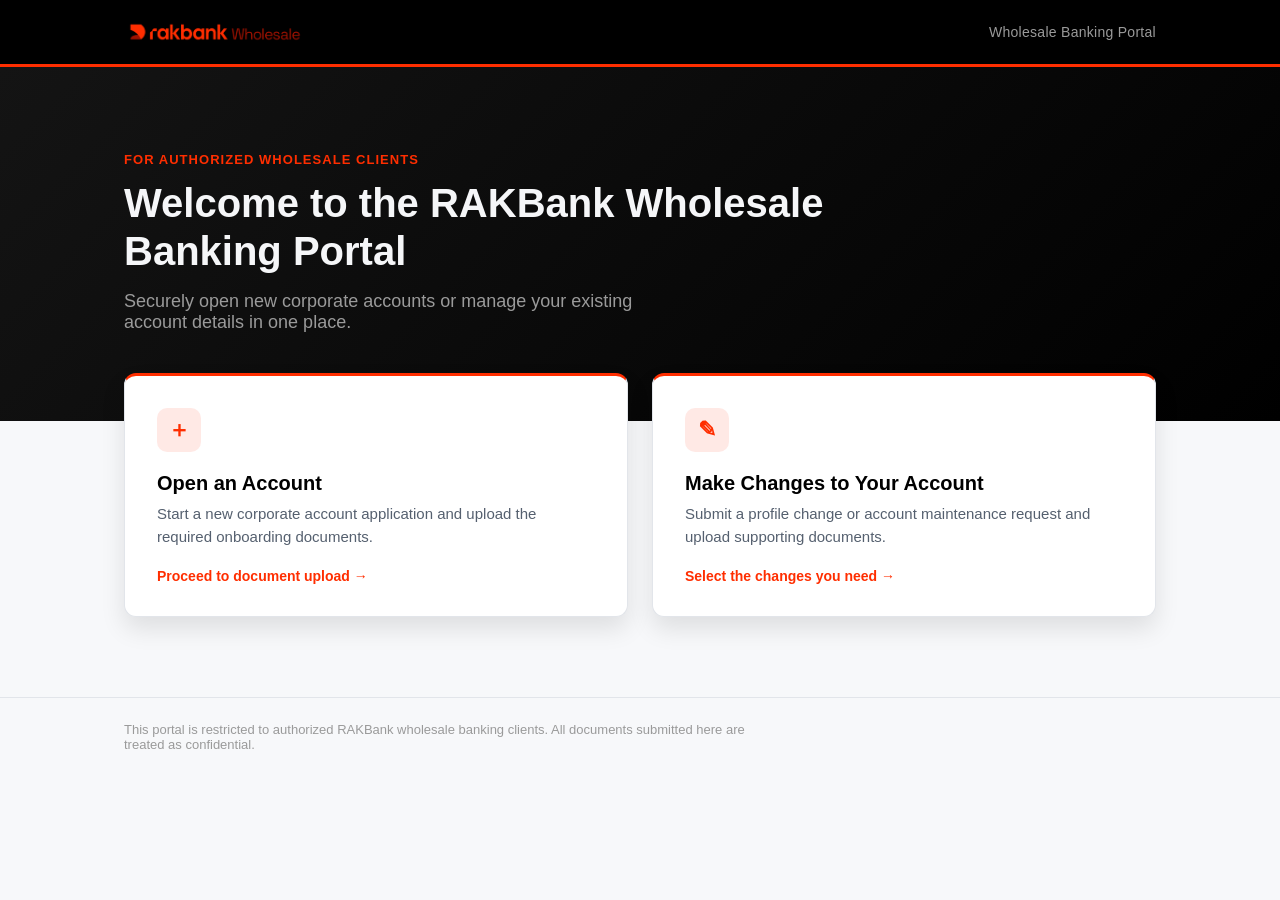
<file: public/index.html>
<!doctype html>
<html lang="en">
<head>
<meta charset="utf-8" />
<meta name="viewport" content="width=device-width, initial-scale=1" />
<title>RAKBank Wholesale Banking | Client Portal</title>
<link rel="stylesheet" href="styles.css" />
</head>
<body>

<header class="site-header">
  <div class="container header-inner">
    <img class="logo" src="rakbank-logo.png" alt="RAKBank" />
    <span class="portal-label">Wholesale Banking Portal</span>
  </div>
</header>

<main>
  <section class="hero">
    <div class="container">
      <p class="eyebrow">For Authorized Wholesale Clients</p>
      <h1>Welcome to the RAKBank Wholesale Banking Portal</h1>
      <p class="hero-sub">
        Securely open new corporate accounts or manage your existing account
        details in one place.
      </p>
    </div>
  </section>

  <section class="options">
    <div class="container options-grid">
      <a class="option-card" href="open-account.html">
        <div class="option-icon" aria-hidden="true">＋</div>
        <h2>Open an Account</h2>
        <p>Start a new corporate account application and upload the required onboarding documents.</p>
        <span class="option-cta">Proceed to document upload →</span>
      </a>

      <a class="option-card" href="account-maintenance-identify.html">
        <div class="option-icon" aria-hidden="true">✎</div>
        <h2>Make Changes to Your Account</h2>
        <p>Submit a profile change or account maintenance request and upload supporting documents.</p>
        <span class="option-cta">Select the changes you need →</span>
      </a>
    </div>
  </section>
</main>

<footer class="site-footer">
  <div class="container">
    <p>This portal is restricted to authorized RAKBank wholesale banking clients. All documents submitted here are treated as confidential.</p>
  </div>
</footer>

</body>
</html>
</file>
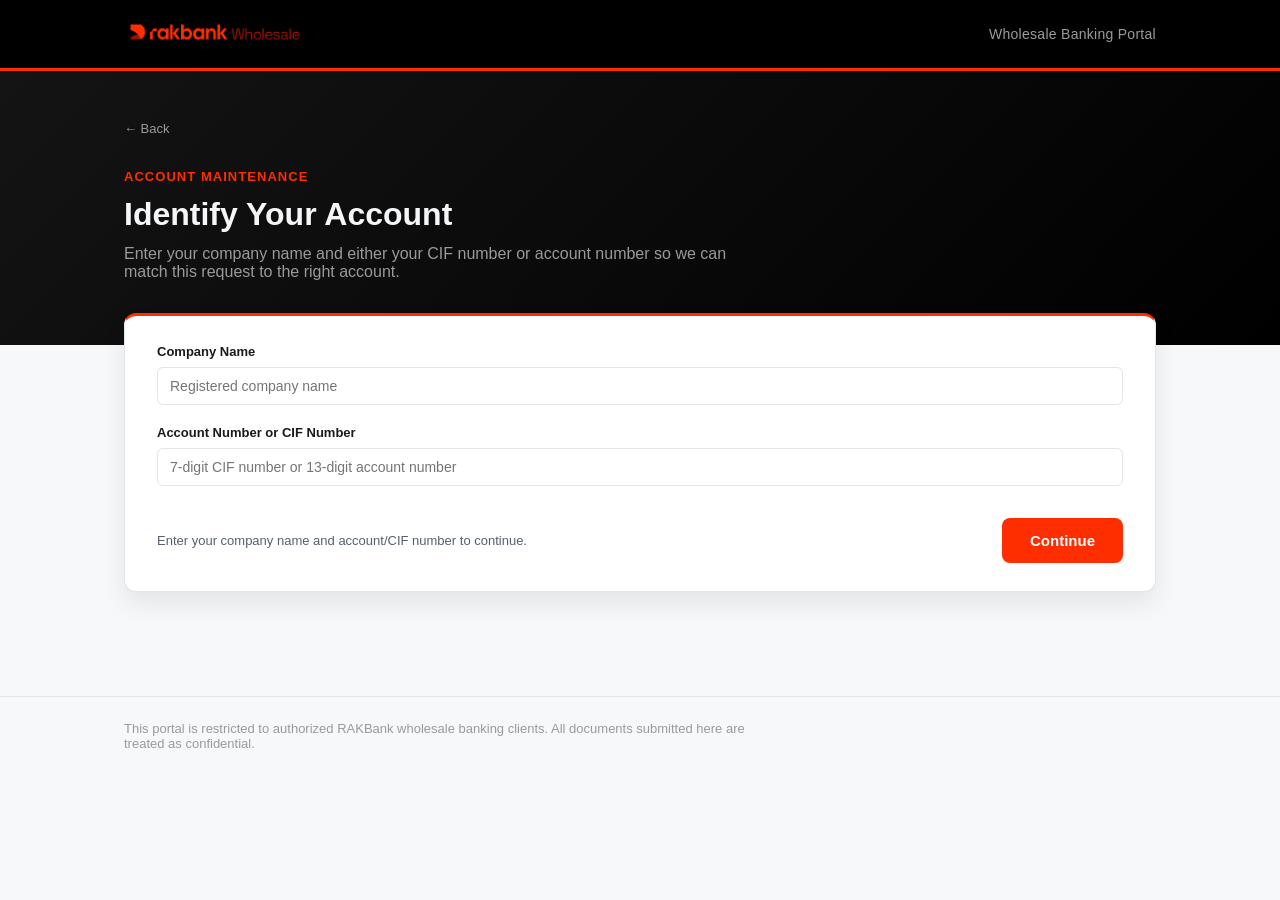
<file: public/account-maintenance-documents.html>
<!doctype html>
<html lang="en">
<head>
<meta charset="utf-8" />
<meta name="viewport" content="width=device-width, initial-scale=1" />
<title>Upload Documents | RAKBank Wholesale Banking</title>
<link rel="stylesheet" href="styles.css" />
</head>
<body>

<header class="site-header">
  <div class="container header-inner">
    <a href="index.html"><img class="logo" src="rakbank-logo.png" alt="RAKBank" /></a>
    <span class="portal-label">Wholesale Banking Portal</span>
  </div>
</header>

<main>
  <section class="page-intro">
    <div class="container">
      <a class="back-link" href="account-maintenance.html">← Back</a>
      <p class="eyebrow">Account Maintenance</p>
      <h1>Upload Required Documents</h1>
      <p class="hero-sub-dark" id="selected-changes-line">
        Based on the change(s) you selected, please upload the following documents.
      </p>
    </div>
  </section>

  <section class="upload-sections">
    <div class="container">

      <div class="doc-section" id="maintenance-documents" data-section-name="Documents">
        <div class="doc-section-header">
          <h2>Required Documents</h2>
          <span class="section-progress" data-progress-for="maintenance-documents">0 / 0 uploaded</span>
        </div>
        <p class="section-desc">Documents required for the change(s) you selected. Each is listed once even if needed for more than one change.</p>

        <div class="doc-list" data-mandatory-list="maintenance-documents">
          <!-- rows injected by JS -->
        </div>

        <div class="doc-list optional" data-optional-list="maintenance-documents">
          <!-- rows injected by JS -->
        </div>

        <button type="button" class="add-optional-btn" data-add-optional="maintenance-documents" id="add-optional-btn">+ Add optional document</button>
      </div>

      <div class="submit-bar">
        <p class="submit-note" data-submit-note>Upload all mandatory documents to enable submission.</p>
        <button type="button" class="submit-btn" id="submit-maintenance" disabled>Submit Request</button>
      </div>

    </div>
  </section>
</main>

<footer class="site-footer">
  <div class="container">
    <p>This portal is restricted to authorized RAKBank wholesale banking clients. All documents submitted here are treated as confidential.</p>
  </div>
</footer>

<script src="account-maintenance-documents.js"></script>
</body>
</html>
</file>
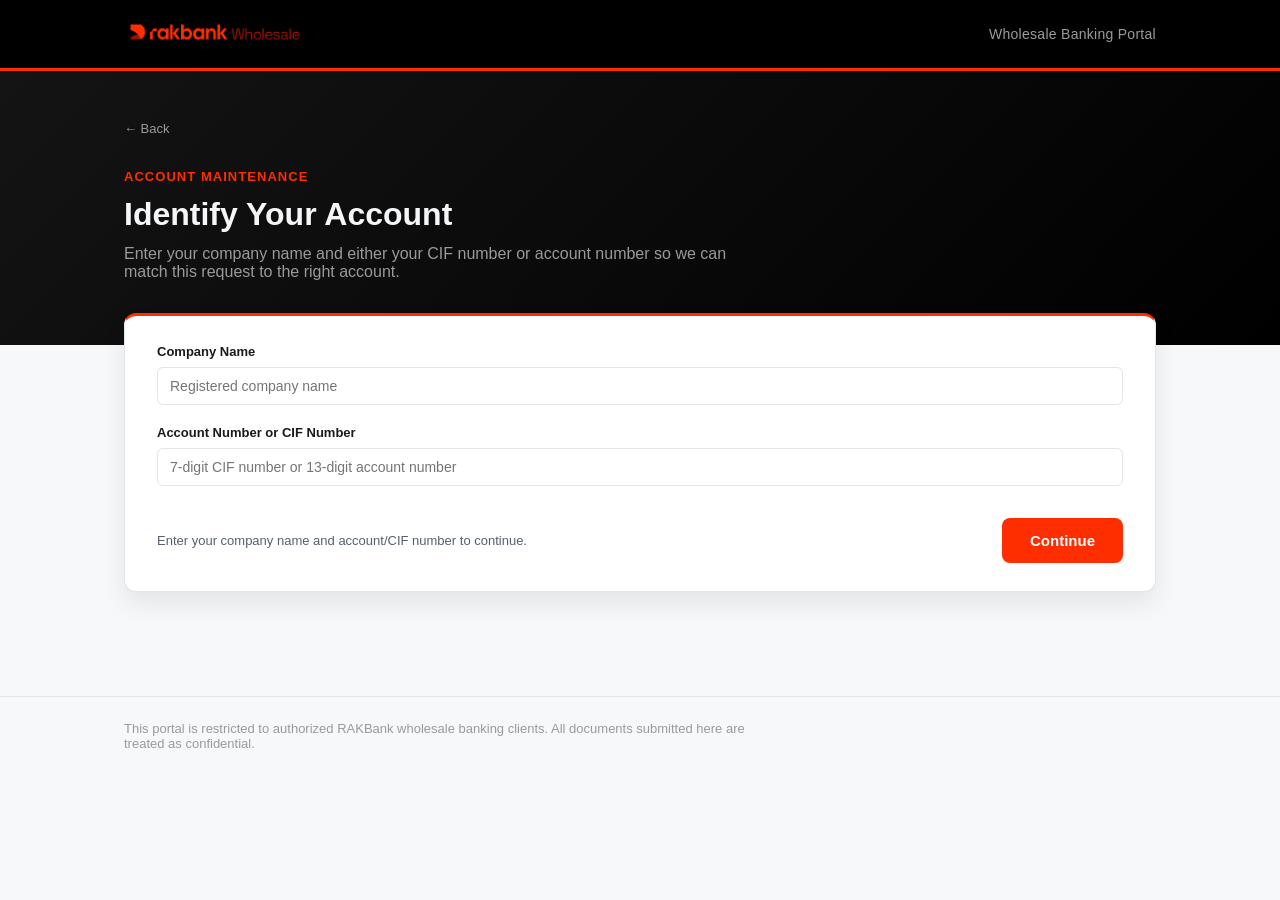
<file: public/account-maintenance-identify.html>
<!doctype html>
<html lang="en">
<head>
<meta charset="utf-8" />
<meta name="viewport" content="width=device-width, initial-scale=1" />
<title>Account Maintenance | RAKBank Wholesale Banking</title>
<link rel="stylesheet" href="styles.css" />
</head>
<body>

<header class="site-header">
  <div class="container header-inner">
    <a href="index.html"><img class="logo" src="rakbank-logo.png" alt="RAKBank" /></a>
    <span class="portal-label">Wholesale Banking Portal</span>
  </div>
</header>

<main>
  <section class="page-intro">
    <div class="container">
      <a class="back-link" href="index.html">← Back</a>
      <p class="eyebrow">Account Maintenance</p>
      <h1>Identify Your Account</h1>
      <p class="hero-sub-dark">
        Enter your company name and either your CIF number or account number
        so we can match this request to the right account.
      </p>
    </div>
  </section>

  <section class="upload-sections">
    <div class="container">
      <div class="doc-section">

        <p class="contact-field-label" style="margin-top:0;">Company Name</p>
        <div class="contact-field-row">
          <input type="text" class="contact-input" id="company-name-input" placeholder="Registered company name" required />
        </div>

        <p class="contact-field-label">Account Number or CIF Number</p>
        <div class="contact-field-row">
          <input type="text" class="contact-input" id="identifier-input" inputmode="numeric" placeholder="7-digit CIF number or 13-digit account number" required />
        </div>

        <div class="submit-bar">
          <p class="submit-note" data-submit-note>Enter your company name and account/CIF number to continue.</p>
          <button type="button" class="submit-btn" id="continue-btn">Continue</button>
        </div>

      </div>
    </div>
  </section>
</main>

<footer class="site-footer">
  <div class="container">
    <p>This portal is restricted to authorized RAKBank wholesale banking clients. All documents submitted here are treated as confidential.</p>
  </div>
</footer>

<script src="account-maintenance-identify.js"></script>
</body>
</html>
</file>
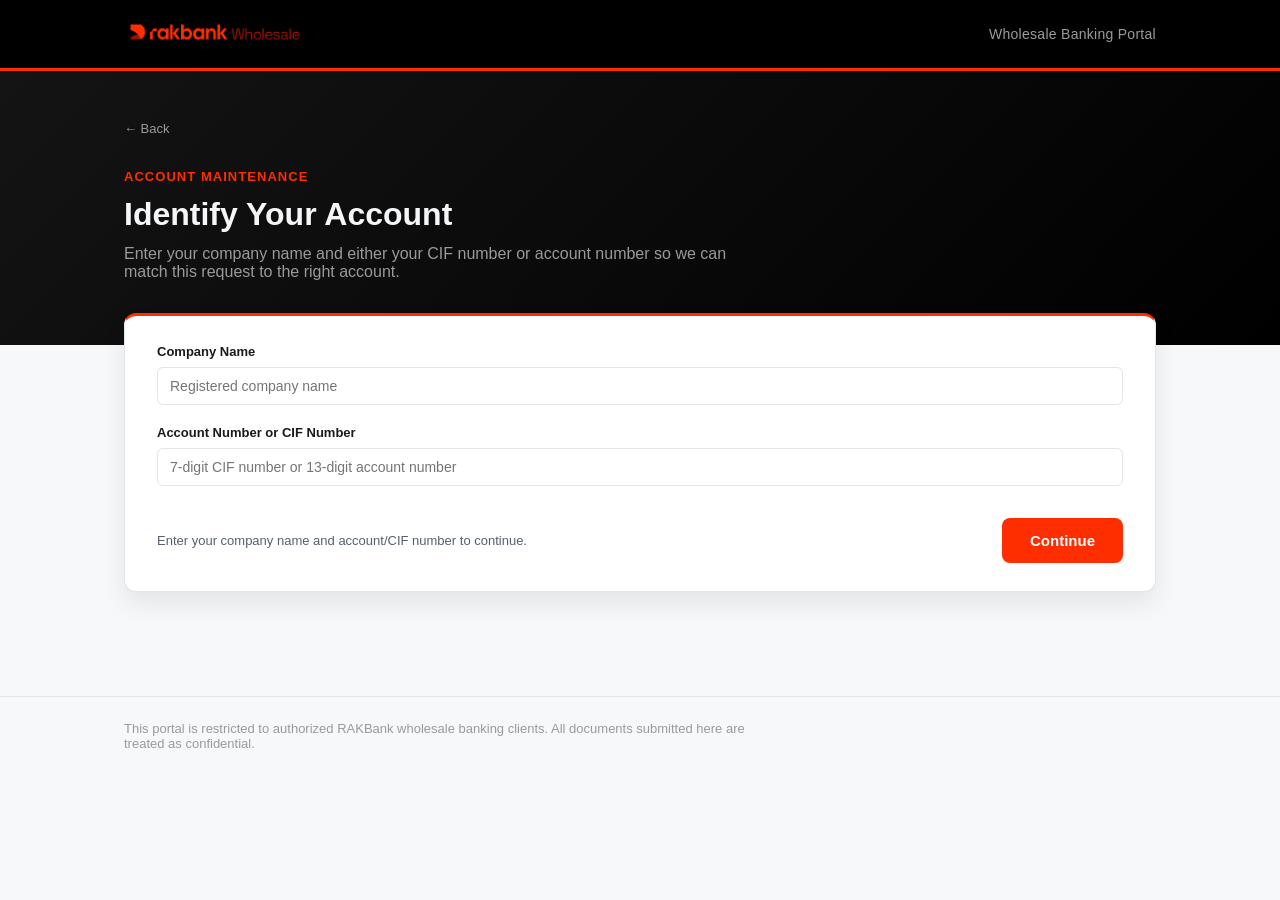
<file: public/account-maintenance.html>
<!doctype html>
<html lang="en">
<head>
<meta charset="utf-8" />
<meta name="viewport" content="width=device-width, initial-scale=1" />
<title>Account Maintenance | RAKBank Wholesale Banking</title>
<link rel="stylesheet" href="styles.css" />
</head>
<body>

<header class="site-header">
  <div class="container header-inner">
    <a href="index.html"><img class="logo" src="rakbank-logo.png" alt="RAKBank" /></a>
    <span class="portal-label">Wholesale Banking Portal</span>
  </div>
</header>

<main>
  <section class="page-intro">
    <div class="container">
      <a class="back-link" href="account-maintenance-identify.html">← Back</a>
      <p class="eyebrow">Account Maintenance</p>
      <h1>What changes would you like to make?</h1>
      <p class="hero-sub-dark" id="account-context-line">
        Select the type of change below. If you need to make more than one
        type of change to your account, click the plus box to add another.
      </p>
    </div>
  </section>

  <section class="upload-sections">
    <div class="container">
      <div class="doc-section">

        <div class="change-grid" id="change-grid">
          <div class="change-card" data-change-card>
            <label class="contact-field-label" style="margin-top:0;">Type of change</label>
            <select class="contact-input change-select" data-change-select>
              <option value="" selected disabled>Select a change type</option>
            </select>
          </div>
          <button type="button" class="add-change-card" id="add-change-card" aria-label="Add another change type">
            <span aria-hidden="true">+</span>
          </button>
        </div>

        <p class="section-desc" style="margin-top:20px;">
          If your type of profile change is not listed above, kindly contact
          <a class="doc-form-link" href="mailto:wbg-onboarding@rakbank.ae">wbg-onboarding@rakbank.ae</a>.
        </p>

        <div class="submit-bar">
          <p class="submit-note" data-submit-note>Select at least one change type to continue.</p>
          <button type="button" class="submit-btn" id="continue-btn" disabled>Continue</button>
        </div>

      </div>
    </div>
  </section>
</main>

<footer class="site-footer">
  <div class="container">
    <p>This portal is restricted to authorized RAKBank wholesale banking clients. All documents submitted here are treated as confidential.</p>
  </div>
</footer>

<script src="account-maintenance.js"></script>
</body>
</html>
</file>
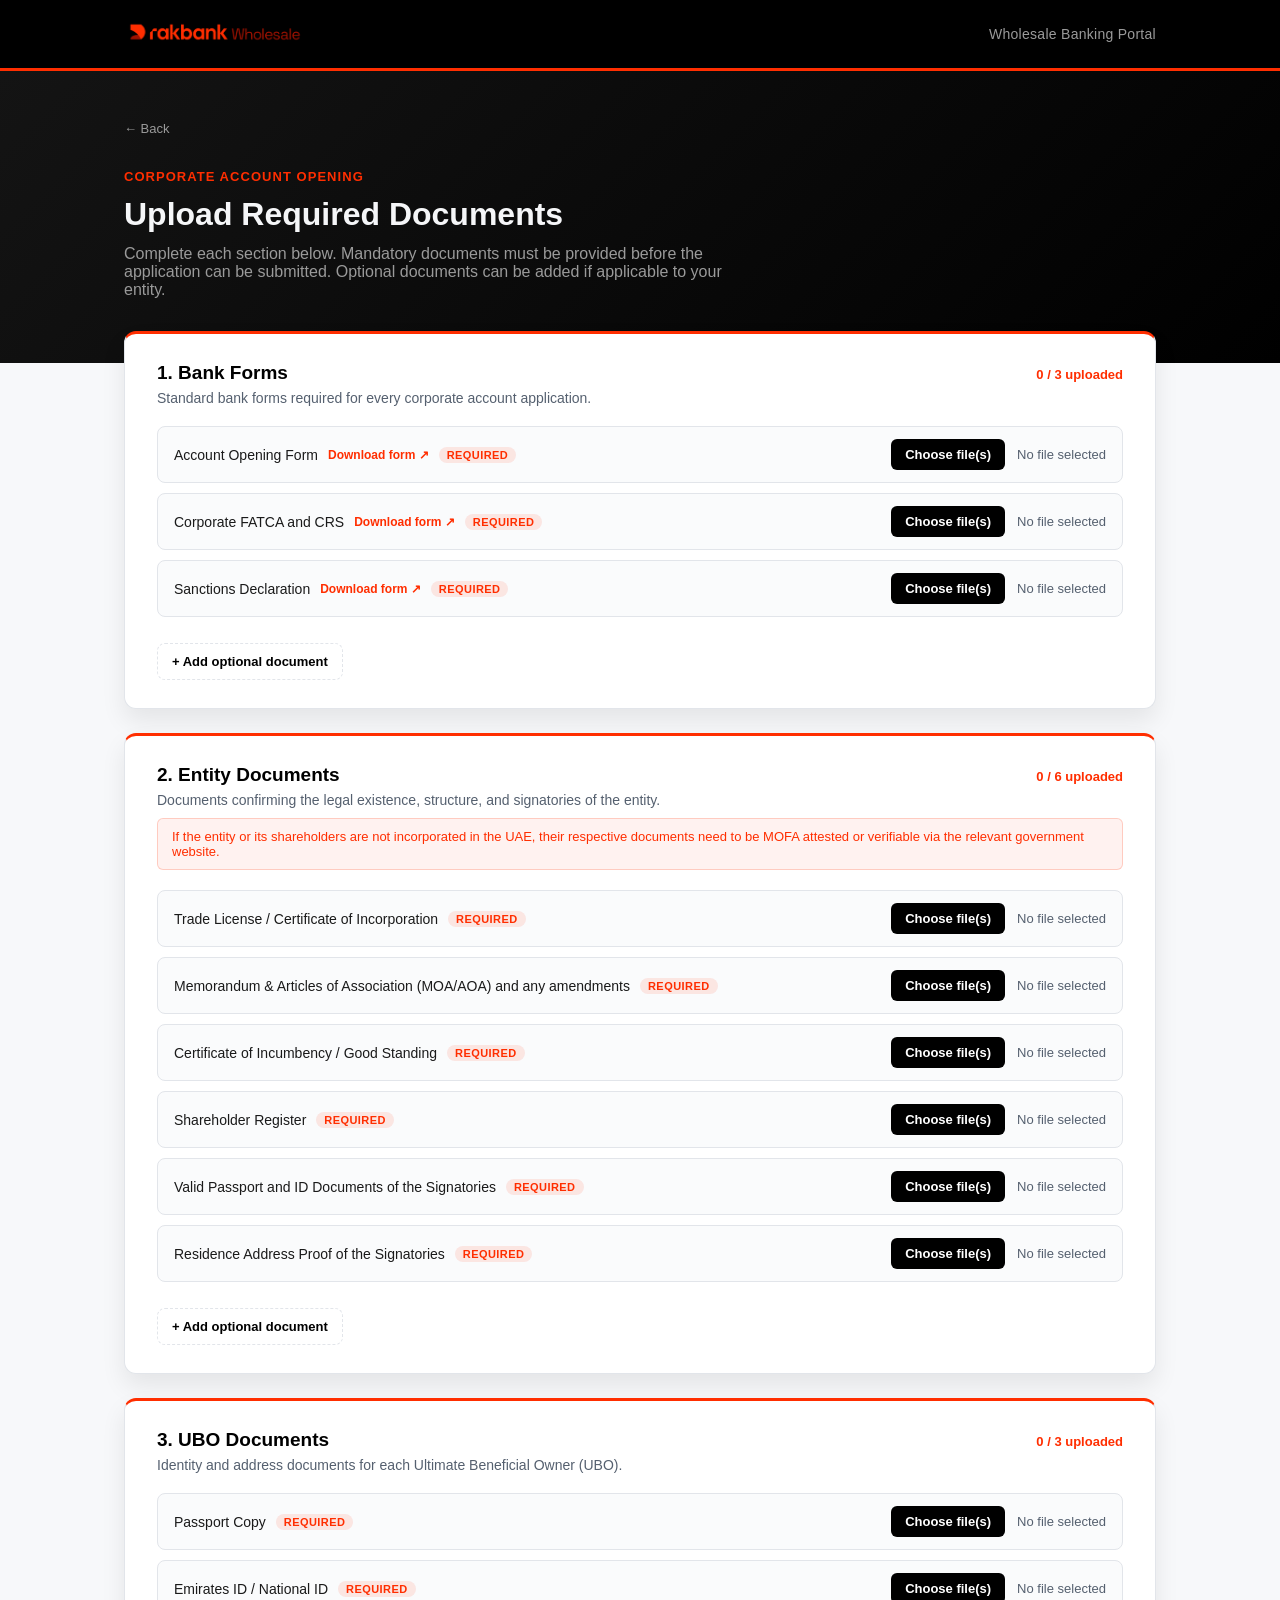
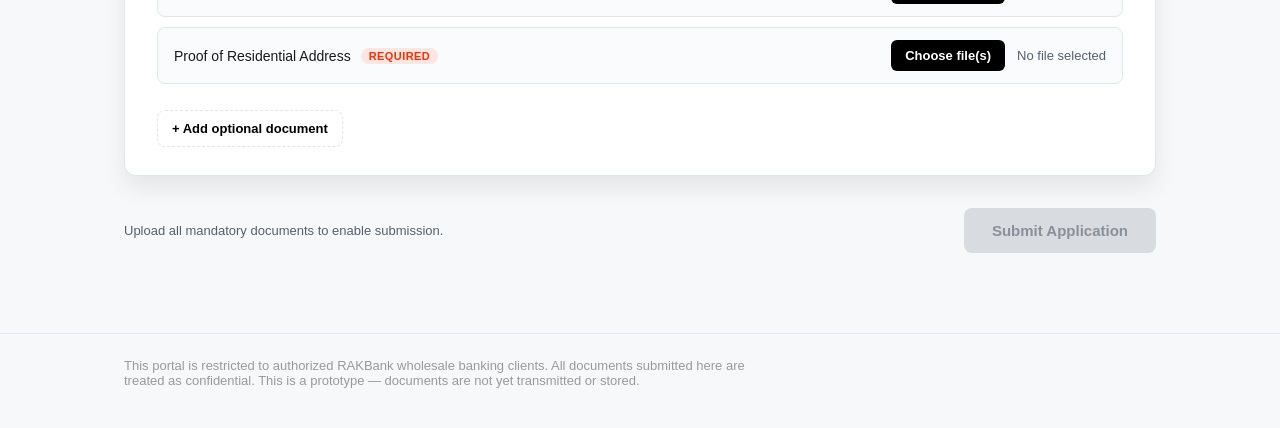
<file: public/contact-info.html>
<!doctype html>
<html lang="en">
<head>
<meta charset="utf-8" />
<meta name="viewport" content="width=device-width, initial-scale=1" />
<title>Contact Information | RAKBank Wholesale Banking</title>
<link rel="stylesheet" href="styles.css" />
</head>
<body>

<header class="site-header">
  <div class="container header-inner">
    <a href="index.html"><img class="logo" src="rakbank-logo.png" alt="RAKBank" /></a>
    <span class="portal-label">Wholesale Banking Portal</span>
  </div>
</header>

<main>
  <section class="page-intro">
    <div class="container">
      <p class="eyebrow">Corporate Account Opening</p>
      <h1>Contact Information</h1>
      <p class="hero-sub-dark" id="company-name-line">
        Documents received. Please provide a contact email and phone number so we can reach you about this application.
      </p>
    </div>
  </section>

  <section class="upload-sections">
    <div class="container">
      <div class="doc-section">

        <p class="contact-field-label">Contact email address(es)</p>
        <div id="email-fields">
          <div class="contact-field-row" data-email-row>
            <input type="email" class="contact-input" data-email-input placeholder="name@company.com" required />
          </div>
        </div>
        <button type="button" class="add-optional-btn" id="add-email-btn">+ Add another email</button>

        <p class="contact-field-label">Contact number(s)</p>
        <div id="phone-fields">
          <div class="contact-field-row" data-phone-row>
            <input type="tel" class="contact-input" data-phone-input placeholder="e.g. +971 4 123 4567" required />
          </div>
        </div>
        <button type="button" class="add-optional-btn" id="add-phone-btn">+ Add another phone number</button>

        <div class="submit-bar">
          <p class="submit-note" data-submit-note>Provide at least one email address and a contact number to continue.</p>
          <button type="button" class="submit-btn" id="continue-btn">Continue</button>
        </div>

      </div>
    </div>
  </section>
</main>

<footer class="site-footer">
  <div class="container">
    <p>This portal is restricted to authorized RAKBank wholesale banking clients. All documents submitted here are treated as confidential.</p>
  </div>
</footer>

<script src="contact-info.js"></script>
</body>
</html>
</file>
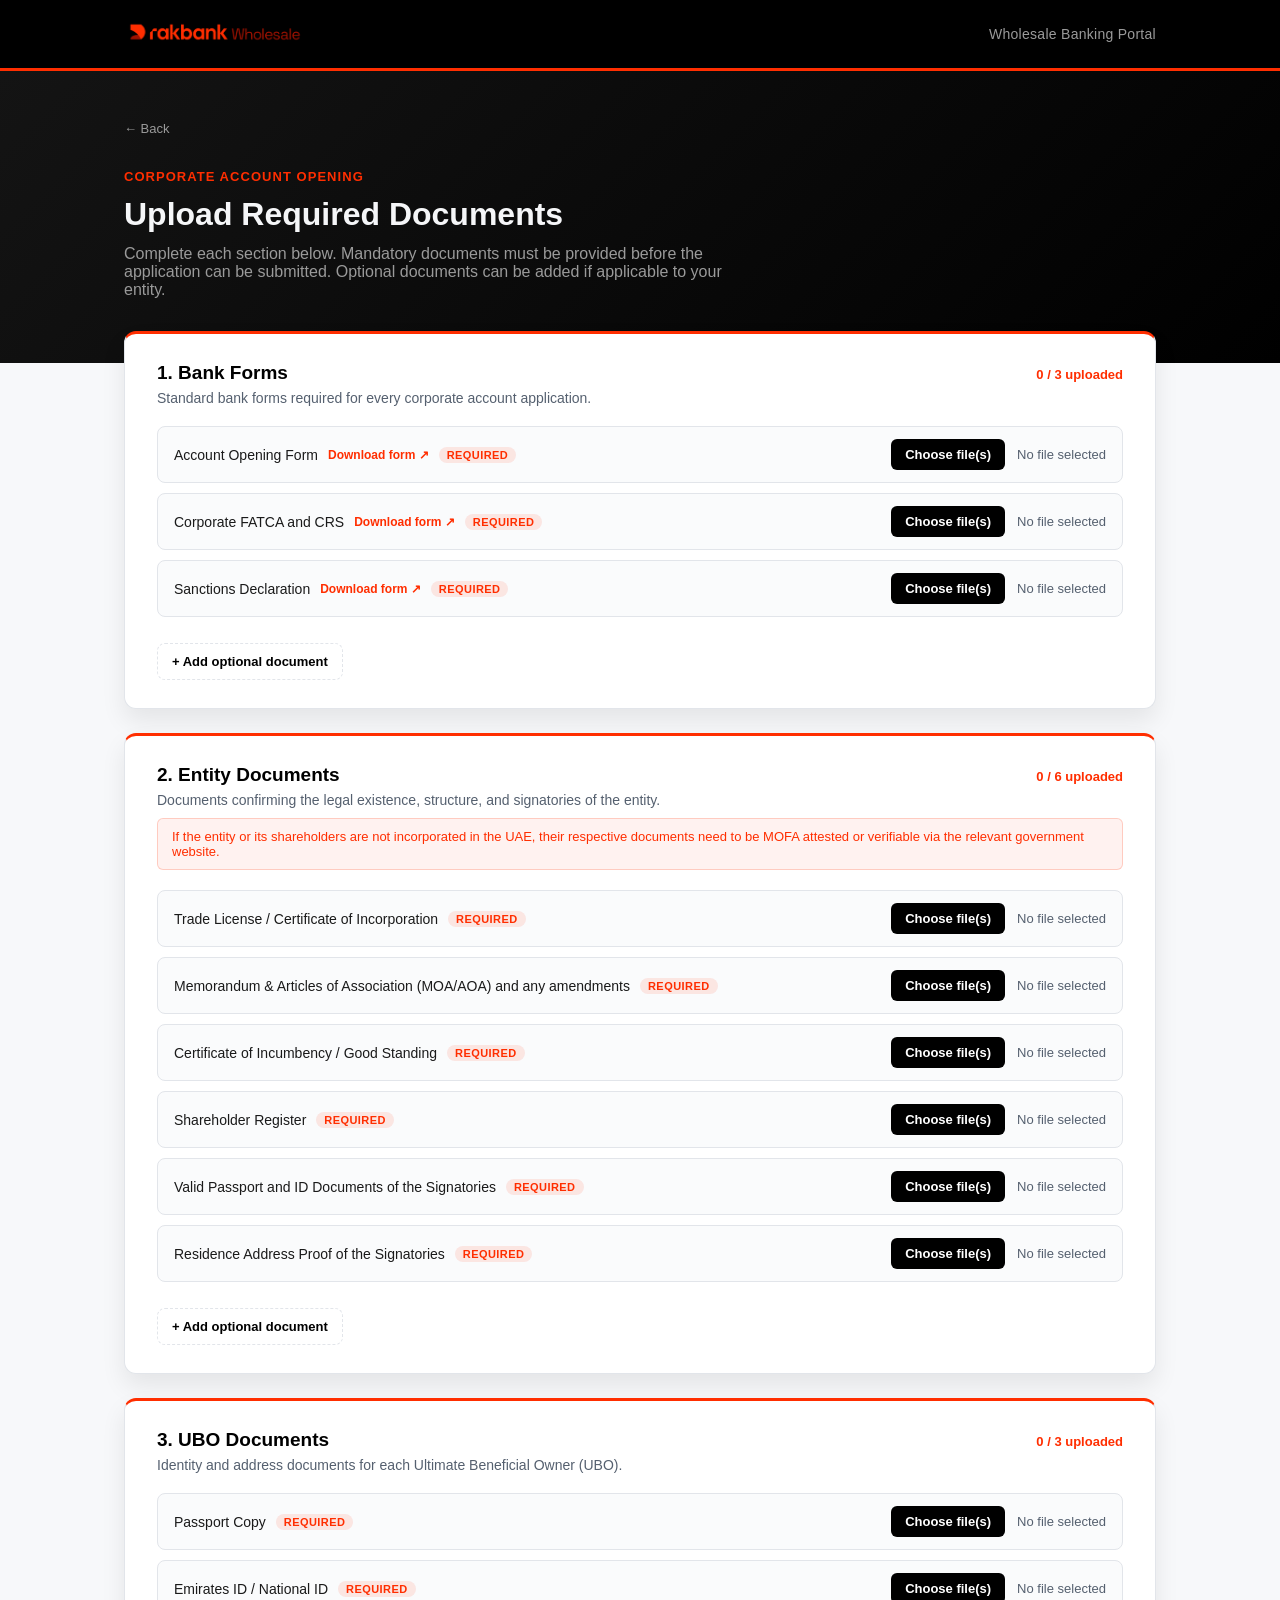
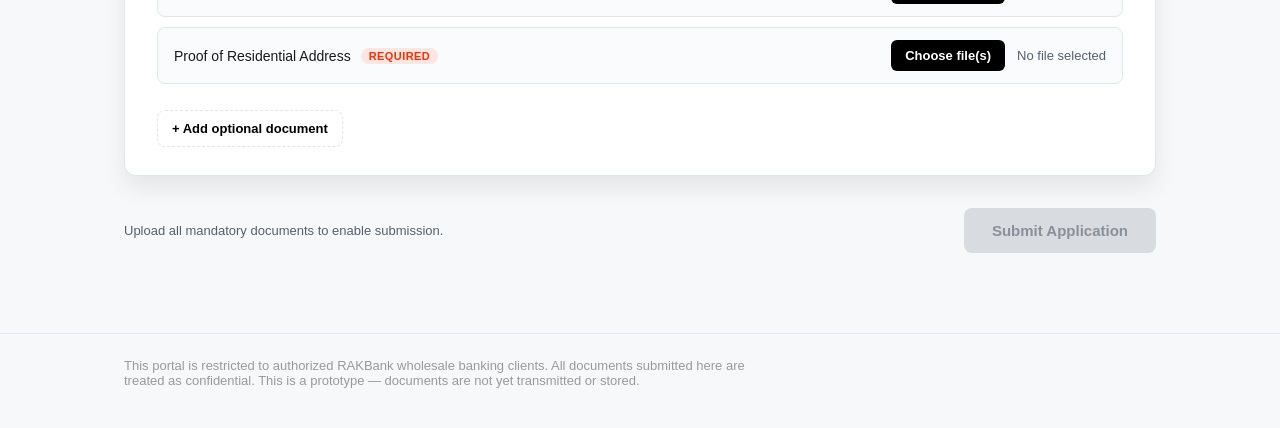
<file: public/open-account.html>
<!doctype html>
<html lang="en">
<head>
<meta charset="utf-8" />
<meta name="viewport" content="width=device-width, initial-scale=1" />
<title>Open an Account | RAKBank Wholesale Banking</title>
<link rel="stylesheet" href="styles.css" />
</head>
<body>

<header class="site-header">
  <div class="container header-inner">
    <a href="index.html"><img class="logo" src="rakbank-logo.png" alt="RAKBank" /></a>
    <span class="portal-label">Wholesale Banking Portal</span>
  </div>
</header>

<main>
  <section class="page-intro">
    <div class="container">
      <a class="back-link" href="index.html">← Back</a>
      <p class="eyebrow">Corporate Account Opening</p>
      <h1>Upload Required Documents</h1>
      <p class="hero-sub-dark">
        Complete each section below. Mandatory documents must be provided
        before the application can be submitted. Optional documents can be
        added if applicable to your entity.
      </p>
    </div>
  </section>

  <section class="upload-sections">
    <div class="container">

      <div class="doc-section" id="bank-forms" data-section-name="Bank Forms">
        <div class="doc-section-header">
          <h2>1. Bank Forms</h2>
          <span class="section-progress" data-progress-for="bank-forms">0 / 3 uploaded</span>
        </div>
        <p class="section-desc">Standard bank forms required for every corporate account application.</p>

        <div class="doc-list" data-mandatory-list="bank-forms">
          <!-- mandatory rows injected by JS -->
        </div>

        <div class="doc-list optional" data-optional-list="bank-forms">
          <!-- optional rows injected by JS -->
        </div>

        <button type="button" class="add-optional-btn" data-add-optional="bank-forms">+ Add optional document</button>
      </div>

      <div class="doc-section" id="entity-documents" data-section-name="Entity Documents">
        <div class="doc-section-header">
          <h2>2. Entity Documents</h2>
          <span class="section-progress" data-progress-for="entity-documents">0 / 6 uploaded</span>
        </div>
        <p class="section-desc">Documents confirming the legal existence, structure, and signatories of the entity.</p>
        <p class="residency-note">If the entity or its shareholders are not incorporated in the UAE, their respective documents need to be MOFA attested or verifiable via the relevant government website.</p>

        <div class="doc-list" data-mandatory-list="entity-documents">
          <!-- mandatory rows injected by JS -->
        </div>

        <div class="doc-list optional" data-optional-list="entity-documents">
          <!-- optional rows injected by JS -->
        </div>

        <button type="button" class="add-optional-btn" data-add-optional="entity-documents">+ Add optional document</button>
      </div>

      <div class="doc-section" id="ubo-documents" data-section-name="UBO Documents">
        <div class="doc-section-header">
          <h2>3. UBO Documents</h2>
          <span class="section-progress" data-progress-for="ubo-documents">0 / 3 uploaded</span>
        </div>
        <p class="section-desc">Identity and address documents for each Ultimate Beneficial Owner (UBO).</p>

        <div class="doc-list" data-mandatory-list="ubo-documents">
          <!-- mandatory rows injected by JS -->
        </div>

        <div class="doc-list optional" data-optional-list="ubo-documents">
          <!-- optional rows injected by JS -->
        </div>

        <button type="button" class="add-optional-btn" data-add-optional="ubo-documents">+ Add optional document</button>
      </div>

      <div class="submit-bar">
        <p class="submit-note" data-submit-note>Upload all mandatory documents to enable submission.</p>
        <button type="button" class="submit-btn" id="submit-application" disabled>Submit Application</button>
      </div>

    </div>
  </section>
</main>

<footer class="site-footer">
  <div class="container">
    <p>This portal is restricted to authorized RAKBank wholesale banking clients. All documents submitted here are treated as confidential. This is a prototype — documents are not yet transmitted or stored.</p>
  </div>
</footer>

<script src="open-account.js"></script>
</body>
</html>
</file>
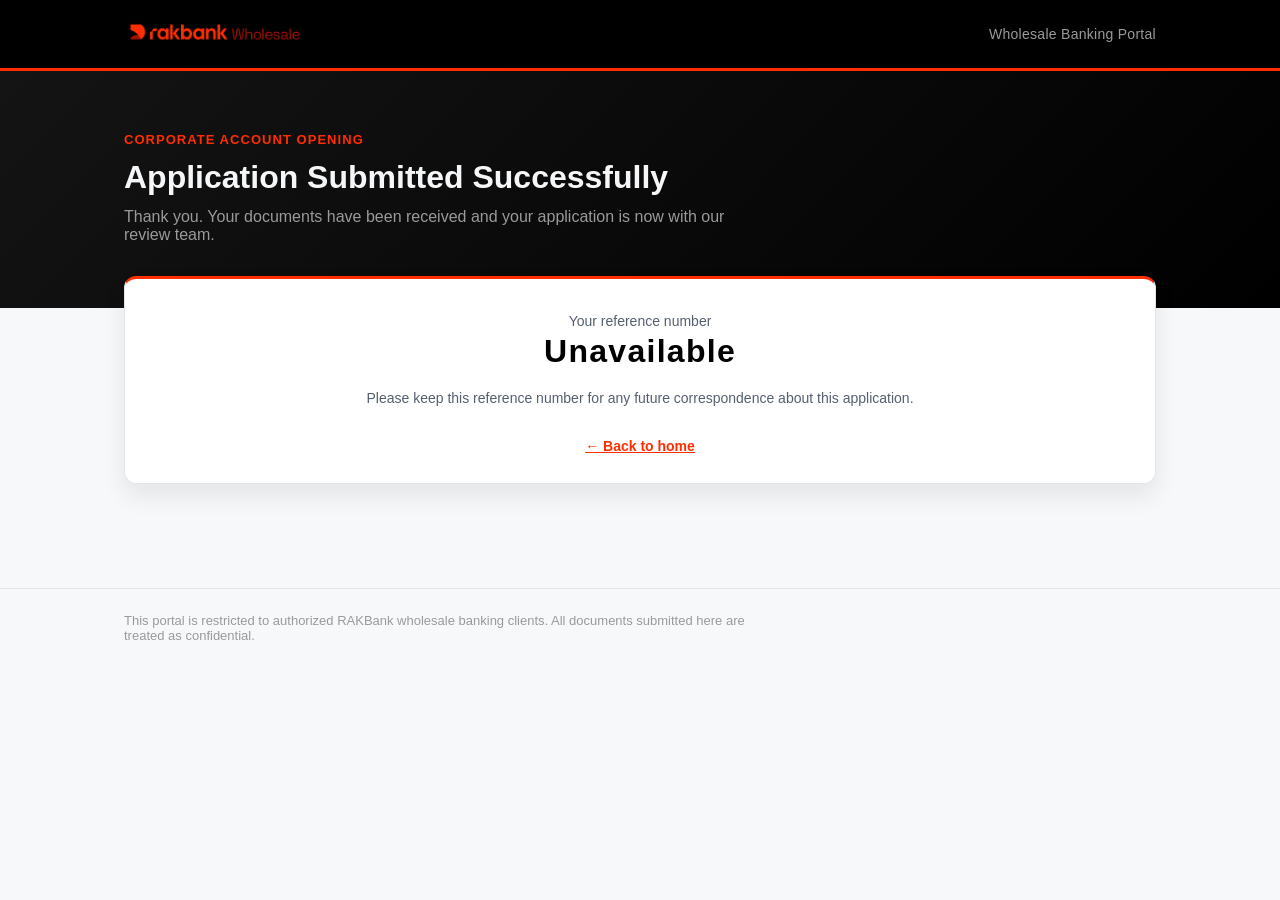
<file: public/submission-success.html>
<!doctype html>
<html lang="en">
<head>
<meta charset="utf-8" />
<meta name="viewport" content="width=device-width, initial-scale=1" />
<title>Application Submitted | RAKBank Wholesale Banking</title>
<link rel="stylesheet" href="styles.css" />
</head>
<body>

<header class="site-header">
  <div class="container header-inner">
    <a href="index.html"><img class="logo" src="rakbank-logo.png" alt="RAKBank" /></a>
    <span class="portal-label">Wholesale Banking Portal</span>
  </div>
</header>

<main>
  <section class="page-intro">
    <div class="container">
      <p class="eyebrow">Corporate Account Opening</p>
      <h1>Application Submitted Successfully</h1>
      <p class="hero-sub-dark">
        Thank you. Your documents have been received and your application is
        now with our review team.
      </p>
    </div>
  </section>

  <section class="upload-sections">
    <div class="container">
      <div class="doc-section" style="text-align:center;">
        <p class="section-desc" style="margin-bottom:4px;">Your reference number</p>
        <div id="reference-number" style="font-size:32px;font-weight:700;color:var(--black-dark);letter-spacing:0.04em;">—</div>
        <p class="section-desc" id="company-name-line" style="margin-top:12px;"></p>
        <p class="section-desc">
          Please keep this reference number for any future correspondence
          about this application.
        </p>
        <a class="option-cta" href="index.html" style="display:inline-block;margin-top:12px;">← Back to home</a>
      </div>
    </div>
  </section>
</main>

<footer class="site-footer">
  <div class="container">
    <p>This portal is restricted to authorized RAKBank wholesale banking clients. All documents submitted here are treated as confidential.</p>
  </div>
</footer>

<script>
  (function () {
    var params = new URLSearchParams(window.location.search);
    var ref = params.get("ref");
    var company = params.get("company");
    document.getElementById("reference-number").textContent = ref || "Unavailable";
    if (company) {
      document.getElementById("company-name-line").textContent = company;
    }
  })();
</script>
</body>
</html>
</file>
<file: public/styles.css>
:root {
  --black: #141414;
  --black-dark: #000000;
  --red: #ff2e00;
  --text-light: #f5f6f8;
  --text-muted: #9a9a9a;
  --card-bg: #ffffff;
  --border: #e2e5ea;
}

* { box-sizing: border-box; }

body {
  margin: 0;
  font-family: -apple-system, "Segoe UI", Roboto, Helvetica, Arial, sans-serif;
  color: #1a1a1a;
  background: #f7f8fa;
}

.container {
  max-width: 1080px;
  margin: 0 auto;
  padding: 0 24px;
}

.site-header {
  background: var(--black-dark);
  border-bottom: 3px solid var(--red);
}

.header-inner {
  display: flex;
  align-items: center;
  justify-content: space-between;
  padding: 18px 24px;
}

.logo {
  height: 28px;
}

.portal-label {
  color: var(--text-muted);
  font-size: 14px;
  letter-spacing: 0.02em;
}

.hero {
  background: linear-gradient(135deg, var(--black) 0%, var(--black-dark) 100%);
  color: var(--text-light);
  padding: 72px 0 88px;
}

.eyebrow {
  color: var(--red);
  font-weight: 600;
  letter-spacing: 0.08em;
  text-transform: uppercase;
  font-size: 13px;
  margin-bottom: 12px;
}

.hero h1 {
  font-size: 40px;
  line-height: 1.2;
  margin: 0 0 16px;
  max-width: 720px;
}

.hero-sub {
  color: var(--text-muted);
  font-size: 18px;
  max-width: 560px;
  margin: 0;
}

.options {
  margin-top: -48px;
  padding-bottom: 80px;
}

.options-grid {
  display: grid;
  grid-template-columns: 1fr 1fr;
  gap: 24px;
}

.option-card {
  display: flex;
  flex-direction: column;
  background: var(--card-bg);
  border: 1px solid var(--border);
  border-top: 3px solid var(--red);
  border-radius: 12px;
  padding: 32px;
  text-decoration: none;
  color: inherit;
  box-shadow: 0 12px 24px rgba(0, 0, 0, 0.1);
  transition: transform 0.15s ease, box-shadow 0.15s ease;
}

.option-card:hover {
  transform: translateY(-2px);
  box-shadow: 0 16px 32px rgba(0, 0, 0, 0.16);
}

.option-icon {
  width: 44px;
  height: 44px;
  display: flex;
  align-items: center;
  justify-content: center;
  border-radius: 10px;
  background: rgba(255, 46, 0, 0.1);
  color: var(--red);
  font-size: 22px;
  font-weight: 700;
  margin-bottom: 20px;
}

.option-card h2 {
  font-size: 20px;
  margin: 0 0 8px;
  color: var(--black-dark);
}

.option-card p {
  color: #55606f;
  font-size: 15px;
  line-height: 1.5;
  margin: 0 0 20px;
  flex-grow: 1;
}

.option-cta {
  font-weight: 600;
  color: var(--red);
  font-size: 14px;
}

.site-footer {
  border-top: 1px solid var(--border);
  padding: 24px 0 40px;
}

.site-footer p {
  color: var(--text-muted);
  font-size: 13px;
  max-width: 640px;
  margin: 0;
}

@media (max-width: 640px) {
  .options-grid { grid-template-columns: 1fr; }
  .hero h1 { font-size: 30px; }
}

/* Open-account / document upload page */

.back-link {
  color: var(--text-muted);
  text-decoration: none;
  font-size: 13px;
  display: inline-block;
  margin-bottom: 20px;
}

.back-link:hover {
  color: var(--text-light);
}

.page-intro {
  background: linear-gradient(135deg, var(--black) 0%, var(--black-dark) 100%);
  color: var(--text-light);
  padding: 48px 0 64px;
}

.page-intro h1 {
  font-size: 32px;
  margin: 0 0 12px;
}

.hero-sub-dark {
  color: var(--text-muted);
  font-size: 16px;
  max-width: 640px;
  margin: 0;
}

.upload-sections {
  margin-top: -32px;
  padding-bottom: 80px;
}

.doc-section {
  background: var(--card-bg);
  border: 1px solid var(--border);
  border-top: 3px solid var(--red);
  border-radius: 12px;
  padding: 28px 32px;
  margin-bottom: 24px;
  box-shadow: 0 12px 24px rgba(0, 0, 0, 0.08);
}

.doc-section-header {
  display: flex;
  align-items: baseline;
  justify-content: space-between;
  gap: 12px;
  flex-wrap: wrap;
}

.doc-section-header h2 {
  font-size: 19px;
  margin: 0;
  color: var(--black-dark);
}

.section-progress {
  font-size: 13px;
  font-weight: 600;
  color: var(--red);
}

.section-desc {
  color: #55606f;
  font-size: 14px;
  margin: 6px 0 20px;
}

.residency-note {
  font-size: 13px;
  color: var(--red);
  background: rgba(255, 46, 0, 0.06);
  border: 1px solid rgba(255, 46, 0, 0.2);
  border-radius: 6px;
  padding: 10px 14px;
  margin: -10px 0 20px;
}

.doc-list {
  display: flex;
  flex-direction: column;
  gap: 10px;
}

.doc-list.optional:not(:empty) {
  margin-top: 10px;
}

.doc-row {
  display: flex;
  align-items: center;
  justify-content: space-between;
  flex-wrap: wrap;
  gap: 12px;
  border: 1px solid var(--border);
  border-radius: 8px;
  padding: 12px 16px;
  background: #fafbfc;
}

.doc-row.doc-row-uploaded {
  border-color: rgba(255, 46, 0, 0.35);
  background: rgba(255, 46, 0, 0.04);
}

.doc-row-main {
  display: flex;
  align-items: center;
  gap: 10px;
  min-width: 220px;
}

.doc-name {
  font-size: 14px;
  font-weight: 500;
  color: #1a1a1a;
}

.doc-name-wrap {
  display: flex;
  flex-direction: column;
  gap: 2px;
}

.doc-required-for {
  font-size: 12px;
  color: var(--text-muted);
}

.doc-form-link {
  font-size: 12px;
  font-weight: 600;
  color: var(--red);
  text-decoration: none;
}

.doc-form-link:hover {
  text-decoration: underline;
}

.doc-badge {
  font-size: 11px;
  font-weight: 700;
  letter-spacing: 0.04em;
  text-transform: uppercase;
  padding: 2px 8px;
  border-radius: 999px;
}

.doc-badge-required {
  color: var(--red);
  background: rgba(255, 46, 0, 0.1);
}

.doc-badge-optional {
  color: #55606f;
  background: #eceff2;
}

.doc-row-upload {
  display: flex;
  align-items: center;
  gap: 12px;
}

.file-btn {
  position: relative;
  display: inline-block;
  background: var(--black-dark);
  color: #fff;
  font-size: 13px;
  font-weight: 600;
  padding: 8px 14px;
  border-radius: 6px;
  cursor: pointer;
}

.file-btn:hover {
  background: var(--black);
}

.file-btn input[type="file"] {
  position: absolute;
  inset: 0;
  opacity: 0;
  cursor: pointer;
}

.file-status {
  font-size: 13px;
  color: #55606f;
  max-width: 220px;
  overflow: hidden;
  text-overflow: ellipsis;
  white-space: nowrap;
}

.remove-doc-btn {
  border: none;
  background: none;
  color: var(--red);
  font-size: 13px;
  font-weight: 600;
  cursor: pointer;
  padding: 0;
}

.cancel-upload-btn {
  border: none;
  background: none;
  color: #77808c;
  font-size: 12px;
  font-weight: 600;
  text-decoration: underline;
  cursor: pointer;
  padding: 0;
}

.cancel-upload-btn:hover {
  color: var(--red);
}

.add-optional-btn {
  margin-top: 16px;
  border: 1px dashed var(--border);
  background: none;
  color: var(--black-dark);
  font-size: 13px;
  font-weight: 600;
  padding: 10px 14px;
  border-radius: 8px;
  cursor: pointer;
}

.add-optional-btn:hover {
  border-color: var(--red);
  color: var(--red);
}

.optional-picker {
  margin-top: 12px;
  display: flex;
  align-items: center;
  gap: 8px;
  flex-wrap: wrap;
}

.optional-picker select,
.optional-other-input {
  font-size: 13px;
  padding: 8px 10px;
  border: 1px solid var(--border);
  border-radius: 6px;
}

.optional-confirm-btn {
  background: var(--red);
  color: #fff;
  border: none;
  font-size: 13px;
  font-weight: 600;
  padding: 8px 14px;
  border-radius: 6px;
  cursor: pointer;
}

.optional-cancel-btn {
  background: none;
  border: none;
  color: var(--text-muted);
  font-size: 13px;
  cursor: pointer;
}

.submit-bar {
  display: flex;
  align-items: center;
  justify-content: space-between;
  flex-wrap: wrap;
  gap: 16px;
  margin-top: 32px;
}

.submit-note {
  font-size: 13px;
  color: #55606f;
  margin: 0;
}

.submit-note.submit-note-ready {
  color: var(--red);
  font-weight: 600;
}

.submit-note.submit-note-error {
  color: #c62828;
  font-weight: 600;
}

.submit-btn {
  background: var(--red);
  color: #fff;
  border: none;
  font-size: 15px;
  font-weight: 700;
  padding: 14px 28px;
  border-radius: 8px;
  cursor: pointer;
}

.submit-btn:disabled {
  background: #d8dbe0;
  color: #8a8f98;
  cursor: not-allowed;
}

.contact-field-row {
  display: flex;
  align-items: center;
  gap: 10px;
  margin-bottom: 10px;
}

.contact-input {
  flex: 1;
  font-size: 14px;
  padding: 10px 12px;
  border: 1px solid var(--border);
  border-radius: 6px;
  min-width: 0;
}

.contact-field-label {
  font-size: 13px;
  font-weight: 600;
  color: #1a1a1a;
  margin: 20px 0 8px;
}

.contact-field-label:first-child {
  margin-top: 0;
}

/* Account maintenance / change-type selection page */

.change-grid {
  display: grid;
  grid-template-columns: repeat(auto-fill, minmax(240px, 1fr));
  gap: 16px;
  margin-bottom: 8px;
}

.change-card {
  position: relative;
  border: 1px solid var(--border);
  border-radius: 10px;
  padding: 18px;
  background: #fafbfc;
}

.change-card-remove {
  position: absolute;
  top: 10px;
  right: 12px;
  border: none;
  background: none;
  color: var(--text-muted);
  font-size: 16px;
  line-height: 1;
  cursor: pointer;
  padding: 0;
}

.change-card-remove:hover {
  color: var(--red);
}

.change-select {
  width: 100%;
}

.add-change-card {
  border: 1px dashed var(--border);
  border-radius: 10px;
  background: transparent;
  color: var(--text-muted);
  font-size: 32px;
  font-weight: 300;
  min-height: 96px;
  display: flex;
  align-items: center;
  justify-content: center;
  cursor: pointer;
}

.add-change-card:hover {
  border-color: var(--red);
  color: var(--red);
  background: rgba(255, 46, 0, 0.03);
}

@media (max-width: 640px) {
  .doc-section { padding: 20px; }
  .doc-row { flex-direction: column; align-items: flex-start; }
  .submit-bar { flex-direction: column; align-items: stretch; }
  .submit-btn { width: 100%; }
}
</file>
